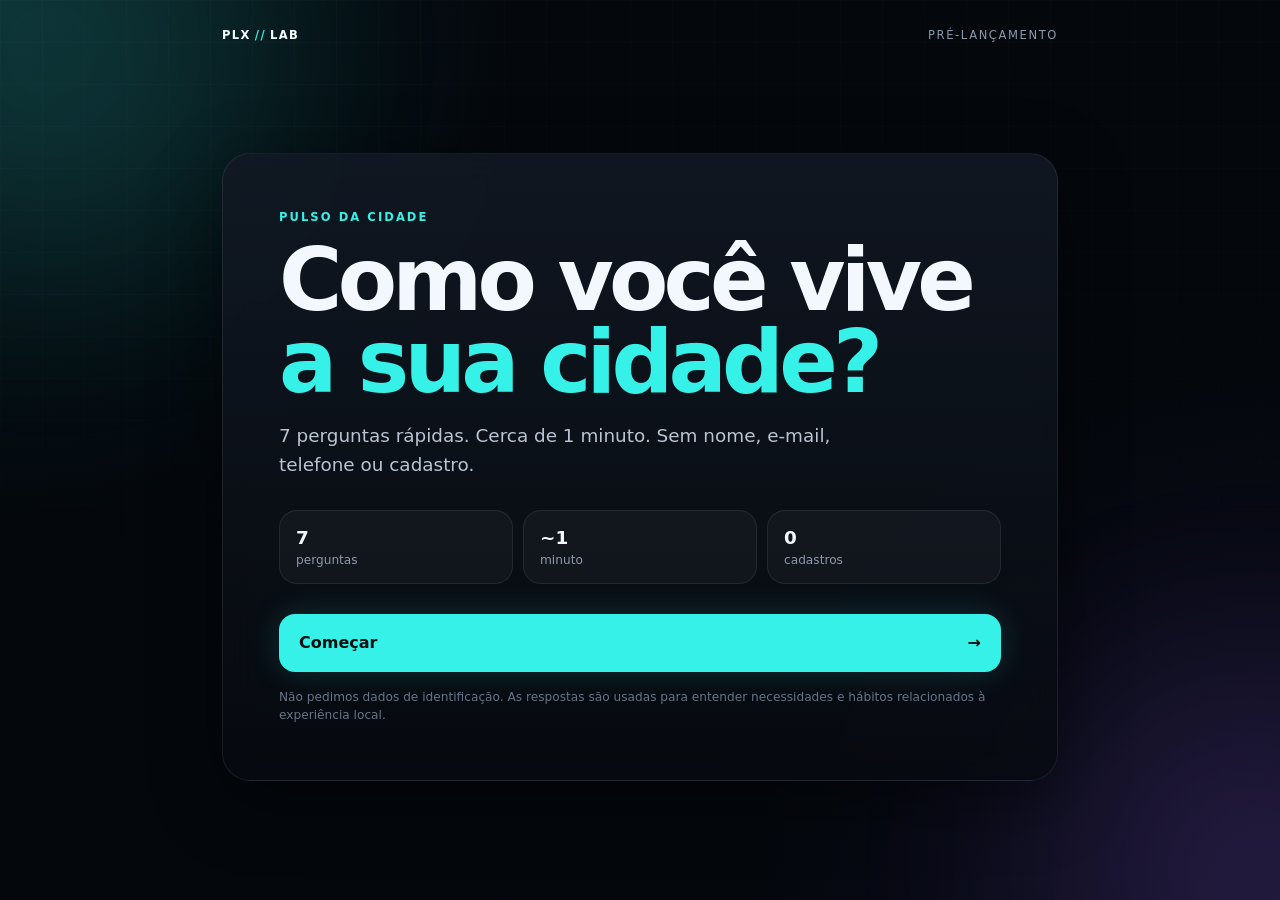
<file: index.html>
<!DOCTYPE html>
<html lang="pt-BR">
<head>
  <meta charset="UTF-8" />
  <meta name="viewport" content="width=device-width, initial-scale=1.0, viewport-fit=cover" />
  <meta http-equiv="Cache-Control" content="no-cache, no-store, must-revalidate" />
  <meta http-equiv="Pragma" content="no-cache" />
  <meta http-equiv="Expires" content="0" />
  <meta name="mobile-web-app-capable" content="yes" />
  <meta name="apple-mobile-web-app-capable" content="yes" />
  <meta name="theme-color" content="#05070b" />
  <meta name="description" content="Pesquisa rápida da Plexo sobre experiências, serviços, eventos e comércio local." />
  <meta property="og:title" content="Pulso da Cidade — Pesquisa Plexo" />
  <meta property="og:description" content="7 perguntas rápidas para entender o que faz diferença na experiência local." />
  <meta property="og:type" content="website" />
  <meta property="og:locale" content="pt_BR" />
  <meta name="twitter:card" content="summary" />
  <meta name="robots" content="noindex,nofollow,noarchive" />
  <meta name="referrer" content="no-referrer" />
  <meta http-equiv="Content-Security-Policy" content="default-src 'self'; script-src 'self'; style-src 'self'; img-src 'self' data:; connect-src 'self' https://yncspxfsvlqdnodlsosb.supabase.co; object-src 'none'; base-uri 'none'; form-action 'none'; upgrade-insecure-requests" />
  <title>Pulso da Cidade — Pesquisa Plexo</title>
  <link rel="stylesheet" href="styles.css?v=20260819-2" />
  <script src="config.js?v=20260817-1" defer></script>
  <script src="app.js?v=20260817-1" defer></script>
</head>
<body>
  <div class="ambient ambient-a" aria-hidden="true"></div>
  <div class="ambient ambient-b" aria-hidden="true"></div>

  <main class="app-shell">
    <header class="topbar">
      <div class="brand" aria-label="Plexo Lab">PLX<span>//</span>LAB</div>
      <div class="step-indicator" id="stepIndicator" aria-live="polite">PRÉ-LANÇAMENTO</div>
    </header>

    <section class="card intro-screen active" id="intro" aria-labelledby="introTitle">
      <div class="eyebrow">PULSO DA CIDADE</div>
      <h1 id="introTitle">Como você vive<br><span>a sua cidade?</span></h1>
      <p class="lead">7 perguntas rápidas. Cerca de 1 minuto. Sem nome, e-mail, telefone ou cadastro.</p>

      <div class="stats" aria-label="Resumo da pesquisa">
        <div><strong>7</strong><span>perguntas</span></div>
        <div><strong>~1</strong><span>minuto</span></div>
        <div><strong>0</strong><span>cadastros</span></div>
      </div>

      <button class="primary-btn" id="startBtn" type="button">
        <span>Começar</span>
        <span aria-hidden="true">→</span>
      </button>

      <p class="privacy-note">Não pedimos dados de identificação. As respostas são usadas para entender necessidades e hábitos relacionados à experiência local.</p>
      <p class="setup-warning hidden-display" id="setupWarning" role="alert">Esta pesquisa ainda está em configuração. Tente novamente mais tarde.</p>
    </section>

    <section class="survey-screen" id="survey" aria-labelledby="questionTitle">
      <div class="progress-wrap">
        <div class="progress-meta">
          <span id="progressText">01 / 07</span>
          <span id="progressPercent">14%</span>
        </div>
        <div class="progress-track" role="progressbar" aria-label="Progresso da pesquisa" aria-valuemin="0" aria-valuemax="100" aria-valuenow="14" id="progressTrack">
          <div class="progress-bar" id="progressBar"></div>
        </div>
      </div>

      <div id="questionHost" aria-live="polite"></div>

      <div class="submit-error hidden-display" id="submitError" role="alert">
        <p id="submitErrorText">Não foi possível registrar sua resposta.</p>
        <button class="retry-btn" id="retryBtn" type="button">Tentar novamente</button>
      </div>

      <div class="nav-row">
        <button class="ghost-btn" id="backBtn" type="button">← Voltar</button>
        <button class="ghost-btn hidden" id="skipBtn" type="button">Pular</button>
      </div>
    </section>

    <section class="card final-screen" id="final" aria-labelledby="finalTitle">
      <div class="pulse-mark" aria-hidden="true">
        <span></span><span></span><span></span>
      </div>
      <div class="eyebrow">RESPOSTA REGISTRADA</div>
      <h2 id="finalTitle">Obrigado por deixar<br><span>seu pulso na cidade.</span></h2>
      <p>Sua resposta foi registrada e vai ajudar a Plexo a entender melhor o que faz diferença na experiência local.</p>
      <div class="final-code">PLX // 2026</div>

      <div class="social-kicker">Continue no pulso da Plexo</div>
      <div class="final-actions" aria-label="Ações após responder a pesquisa">
        <a class="social-btn instagram-btn" href="https://www.instagram.com/plexoplace?utm_source=qr&amp;igsh=NzFtZTVteW92bGQw" target="_blank" rel="noopener noreferrer" aria-label="Abrir Instagram da Plexo" title="Instagram @plexoplace">
          <span class="social-icon" aria-hidden="true">
            <svg viewBox="0 0 24 24" role="img">
              <rect x="3.2" y="3.2" width="17.6" height="17.6" rx="5.2"></rect>
              <circle cx="12" cy="12" r="4.1"></circle>
              <circle class="icon-fill" cx="17.55" cy="6.65" r="1.05"></circle>
            </svg>
          </span>
          <span class="social-name">Instagram</span>
        </a>

        <button class="secondary-btn" id="restartBtn" type="button">
          <span>Responder novamente</span>
          <span class="restart-arrow" aria-hidden="true">↻</span>
        </button>

        <a class="social-btn tiktok-btn" href="https://www.tiktok.com/@plexoplace?_r=1&amp;_t=ZS-98yokBtB1WB" target="_blank" rel="noopener noreferrer" aria-label="Abrir TikTok da Plexo" title="TikTok @plexoplace">
          <span class="social-icon" aria-hidden="true">
            <svg viewBox="0 0 24 24" role="img">
              <path d="M14.4 3.3c.42 2.23 1.7 3.55 3.8 3.96v3.08a8.35 8.35 0 0 1-3.77-1.1v5.93a5.47 5.47 0 1 1-4.72-5.41v3.11a2.43 2.43 0 1 0 1.64 2.3V3.3h3.05Z"></path>
            </svg>
          </span>
          <span class="social-name">TikTok</span>
        </a>
      </div>
      <p class="social-handle">@plexoplace</p>
    </section>
  </main>

  <template id="questionTemplate">
    <article class="question-card">
      <div class="question-tag"></div>
      <h2 class="question-title" id="questionTitle"></h2>
      <p class="question-help"></p>
      <div class="answers"></div>
    </article>
  </template>
</body>
</html>
</file>
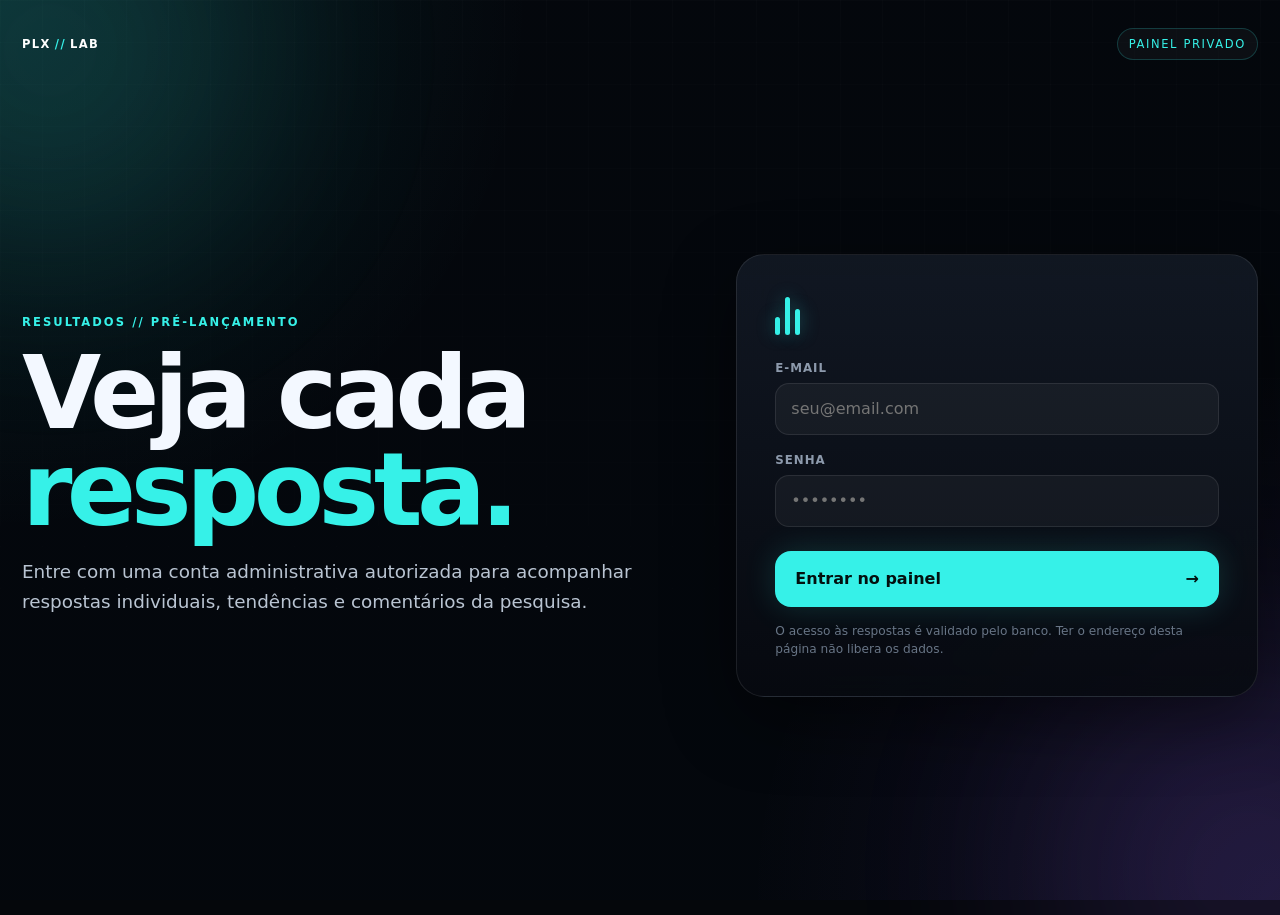
<file: admin.html>
<!DOCTYPE html>
<html lang="pt-BR">
<head>
  <meta charset="UTF-8" />
  <meta name="viewport" content="width=device-width, initial-scale=1.0, viewport-fit=cover" />
  <meta http-equiv="Cache-Control" content="no-cache, no-store, must-revalidate" />
  <meta http-equiv="Pragma" content="no-cache" />
  <meta http-equiv="Expires" content="0" />
  <meta name="theme-color" content="#05070b" />
  <meta name="description" content="Painel administrativo privado da pesquisa pré-lançamento Plexo." />
  <meta name="robots" content="noindex,nofollow,noarchive,nosnippet" />
  <meta name="referrer" content="no-referrer" />
  <meta http-equiv="Content-Security-Policy" content="default-src 'self'; script-src 'self'; style-src 'self'; img-src 'self' data:; connect-src 'self' https://yncspxfsvlqdnodlsosb.supabase.co; object-src 'none'; base-uri 'none'; form-action 'none'; frame-ancestors 'none'; upgrade-insecure-requests" />
  <title>Plexo — Respostas da Pesquisa</title>
  <link rel="stylesheet" href="admin.css?v=20260817-3" />
  <link rel="stylesheet" href="admin-polish.css?v=20260817-4" />
  <script src="config.js?v=20260817-3" defer></script>
  <script src="admin.js?v=20260817-3" defer></script>
  <script src="admin-polish.js?v=20260817-4" defer></script>
</head>
<body>
  <div class="ambient ambient-a" aria-hidden="true"></div>
  <div class="ambient ambient-b" aria-hidden="true"></div>

  <main class="admin-shell">
    <header class="admin-topbar">
      <a class="brand" href="index.html" aria-label="Voltar para a pesquisa Plexo">PLX<span>//</span>LAB</a>
      <div class="topbar-right">
        <span class="secure-pill">PAINEL PRIVADO</span>
        <span class="session-user hidden-display" id="sessionUser"></span>
      </div>
    </header>

    <section class="login-panel" id="loginView" aria-labelledby="loginTitle">
      <div class="login-copy">
        <div class="eyebrow">RESULTADOS // PRÉ-LANÇAMENTO</div>
        <h1 id="loginTitle">Veja cada<br><span>resposta.</span></h1>
        <p>Entre com uma conta administrativa autorizada para acompanhar respostas individuais, tendências e comentários da pesquisa.</p>
      </div>

      <form class="login-card" id="loginForm" novalidate>
        <div class="login-mark" aria-hidden="true"><span></span><span></span><span></span></div>
        <label for="emailInput">E-mail</label>
        <input id="emailInput" type="email" inputmode="email" autocomplete="username" required maxlength="160" placeholder="seu@email.com" />

        <label for="passwordInput">Senha</label>
        <input id="passwordInput" type="password" autocomplete="current-password" required minlength="6" maxlength="128" placeholder="••••••••" />

        <button class="primary-btn" id="loginBtn" type="submit">
          <span>Entrar no painel</span>
          <span aria-hidden="true">→</span>
        </button>

        <p class="auth-message hidden-display" id="authMessage" role="alert"></p>
        <p class="privacy-note">O acesso às respostas é validado pelo banco. Ter o endereço desta página não libera os dados.</p>
      </form>
    </section>

    <section class="dashboard hidden-display" id="dashboardView" aria-labelledby="dashboardTitle">
      <div class="dashboard-heading">
        <div>
          <div class="eyebrow">PULSO // RESPOSTAS</div>
          <h1 id="dashboardTitle">Painel da pesquisa</h1>
          <p id="dashboardSubtitle">Carregando respostas…</p>
        </div>
        <div class="dashboard-actions">
          <button class="soft-btn" id="refreshBtn" type="button">↻ Atualizar</button>
          <button class="soft-btn" id="exportBtn" type="button">↓ Exportar CSV</button>
          <button class="soft-btn danger" id="logoutBtn" type="button">Sair</button>
        </div>
      </div>

      <section class="toolbar" aria-label="Filtros das respostas">
        <label>
          <span>Período</span>
          <select id="periodFilter">
            <option value="all">Todo o período</option>
            <option value="30">Últimos 30 dias</option>
            <option value="7">Últimos 7 dias</option>
            <option value="1">Hoje</option>
          </select>
        </label>
        <label>
          <span>Interesse</span>
          <select id="interestFilter">
            <option value="all">Todos</option>
            <option value="positive">Interesse positivo</option>
            <option value="maybe">Talvez</option>
            <option value="negative">Provavelmente não</option>
          </select>
        </label>
        <label>
          <span>Ordenar</span>
          <select id="sortFilter">
            <option value="newest">Mais recentes</option>
            <option value="oldest">Mais antigas</option>
          </select>
        </label>
        <label class="search-field">
          <span>Buscar nas respostas</span>
          <input id="responseSearch" type="search" maxlength="100" placeholder="Ex.: eventos, Instagram, comentário…" autocomplete="off" />
        </label>
      </section>

      <div class="panel-message hidden-display" id="panelMessage" role="status" aria-live="polite"></div>

      <section class="kpi-grid" aria-label="Resumo da pesquisa">
        <article class="kpi-card">
          <span>Respostas</span>
          <strong id="totalResponses">—</strong>
          <small id="responsePeriodLabel">no período</small>
        </article>
        <article class="kpi-card">
          <span>Interesse positivo</span>
          <strong id="positiveInterest">—</strong>
          <small>com certeza + quer conhecer</small>
        </article>
        <article class="kpi-card">
          <span>Maior prioridade</span>
          <strong class="kpi-text" id="topPriority">—</strong>
          <small id="topPriorityShare">—</small>
        </article>
        <article class="kpi-card">
          <span>Tempo médio</span>
          <strong id="averageDuration">—</strong>
          <small>para concluir</small>
        </article>
      </section>

      <section class="section-block response-section" aria-labelledby="responsesTitle">
        <div class="section-heading response-heading">
          <div>
            <div class="eyebrow">RESPOSTAS INDIVIDUAIS</div>
            <h2 id="responsesTitle">Veja o que cada pessoa respondeu</h2>
            <p class="section-description">Abra qualquer resposta para visualizar as 7 perguntas completas, uma por uma.</p>
          </div>
          <span class="section-count" id="responseCount">0 respostas</span>
        </div>
        <div class="response-cards" id="responseCards"></div>
        <div class="load-more-wrap hidden-display" id="loadMoreWrap">
          <button class="soft-btn load-more-btn" id="loadMoreBtn" type="button">Mostrar mais respostas</button>
        </div>
      </section>

      <section class="section-block" aria-labelledby="breakdownTitle">
        <div class="section-heading">
          <div>
            <div class="eyebrow">VISÃO GERAL</div>
            <h2 id="breakdownTitle">Como as pessoas responderam</h2>
          </div>
        </div>
        <div class="breakdown-grid" id="breakdownGrid"></div>
      </section>

      <section class="section-block" aria-labelledby="feedbackTitle">
        <div class="section-heading">
          <div>
            <div class="eyebrow">COMENTÁRIOS</div>
            <h2 id="feedbackTitle">O que está fazendo falta</h2>
          </div>
          <span class="section-count" id="feedbackCount">0 comentários</span>
        </div>
        <div class="feedback-list" id="feedbackList"></div>
      </section>
    </section>
  </main>

  <div class="detail-overlay hidden-display" id="detailOverlay" aria-hidden="true">
    <div class="detail-backdrop" data-close-detail="true"></div>
    <section class="detail-panel" role="dialog" aria-modal="true" aria-labelledby="detailTitle">
      <header class="detail-header">
        <div>
          <div class="eyebrow">RESPOSTA COMPLETA</div>
          <h2 id="detailTitle">Resposta</h2>
          <p id="detailMeta">—</p>
        </div>
        <button class="icon-btn" id="detailCloseBtn" type="button" aria-label="Fechar resposta">×</button>
      </header>
      <div class="detail-body" id="detailAnswers"></div>
      <footer class="detail-footer">
        <button class="soft-btn" id="detailPrevBtn" type="button">← Anterior</button>
        <span id="detailPosition">—</span>
        <button class="soft-btn" id="detailNextBtn" type="button">Próxima →</button>
      </footer>
    </section>
  </div>
</body>
</html>
</file>
<file: styles.css>
* {
  box-sizing: border-box;
}

:root {
  color-scheme: dark;
  --bg: #05070b;
  --panel: rgba(10, 14, 22, 0.76);
  --panel-2: rgba(14, 20, 30, 0.86);
  --text: #f3f8ff;
  --muted: #8d9aac;
  --cyan: #36f1e8;
  --violet: #9a65ff;
  --border: rgba(255,255,255,0.08);
  --shadow: 0 20px 70px rgba(0,0,0,.45);
}

html, body {
  margin: 0;
  min-height: 100%;
  background: var(--bg);
  color: var(--text);
  font-family: system-ui, -apple-system, BlinkMacSystemFont, "Segoe UI", sans-serif;
}

body {
  min-height: 100vh;
  overflow-x: hidden;
  background-color: var(--bg);
  background-image:
    radial-gradient(circle at top left, rgba(54,241,232,.1), transparent 34%),
    radial-gradient(circle at bottom right, rgba(154,101,255,.1), transparent 34%),
    linear-gradient(rgba(3,7,13,.5), rgba(3,7,13,.68)),
    url("assets/fundo-plexo.webp");
  background-position: top left, bottom right, center, center;
  background-size: 100% 100%, 100% 100%, cover, cover;
  background-repeat: no-repeat;
  background-attachment: fixed;
}

body::before {
  content: "";
  position: fixed;
  inset: 0;
  pointer-events: none;
  background-image:
    linear-gradient(rgba(255,255,255,.018) 1px, transparent 1px),
    linear-gradient(90deg, rgba(255,255,255,.018) 1px, transparent 1px);
  background-size: 42px 42px;
  mask-image: linear-gradient(to bottom, rgba(0,0,0,.75), transparent);
}

.ambient {
  position: fixed;
  width: 420px;
  height: 420px;
  border-radius: 999px;
  filter: blur(110px);
  opacity: .13;
  pointer-events: none;
}

.ambient-a {
  background: var(--cyan);
  top: -160px;
  left: -160px;
}

.ambient-b {
  background: var(--violet);
  right: -180px;
  bottom: -180px;
}

.app-shell {
  width: min(100%, 880px);
  min-height: 100vh;
  margin: 0 auto;
  padding: 28px 22px 36px;
  display: flex;
  flex-direction: column;
}

.topbar {
  display: flex;
  align-items: center;
  justify-content: space-between;
  margin-bottom: 28px;
  font-size: .72rem;
  letter-spacing: .14em;
  color: var(--muted);
}

.brand {
  color: #fff;
  font-weight: 800;
  letter-spacing: .12em;
}

.brand span {
  color: var(--cyan);
  margin: 0 4px;
}

.card,
.survey-screen {
  width: 100%;
  margin: auto 0;
}

.intro-screen,
.final-screen {
  display: none;
  padding: clamp(26px, 5vw, 56px);
  background: linear-gradient(180deg, rgba(18,25,36,.88), rgba(7,10,16,.82));
  border: 1px solid var(--border);
  border-radius: 28px;
  box-shadow: var(--shadow);
  backdrop-filter: blur(18px);
}

.intro-screen.active,
.final-screen.active {
  display: block;
  animation: enter .55s cubic-bezier(.2,.8,.2,1);
}

.survey-screen {
  display: none;
}

.survey-screen.active {
  display: block;
  animation: enter .45s ease;
}

.eyebrow,
.question-tag {
  color: var(--cyan);
  font-size: .72rem;
  font-weight: 800;
  letter-spacing: .18em;
  text-transform: uppercase;
}

h1, h2, p {
  margin-top: 0;
}

h1 {
  margin: 15px 0 18px;
  font-size: clamp(2.35rem, 8vw, 5.4rem);
  line-height: .95;
  letter-spacing: -.055em;
}

h1 span, .final-screen h2 span {
  color: var(--cyan);
}

.lead {
  max-width: 620px;
  color: #b9c4d2;
  line-height: 1.6;
  font-size: clamp(1rem, 2vw, 1.15rem);
}

.stats {
  display: grid;
  grid-template-columns: repeat(3, 1fr);
  gap: 10px;
  margin: 30px 0;
}

.stats div {
  background: rgba(255,255,255,.035);
  border: 1px solid var(--border);
  border-radius: 18px;
  padding: 16px;
}

.stats strong,
.stats span {
  display: block;
}

.stats strong {
  font-size: 1.15rem;
}

.stats span {
  color: var(--muted);
  font-size: .76rem;
  margin-top: 5px;
}

.primary-btn,
.secondary-btn,
.ghost-btn,
.answer-btn {
  font: inherit;
  border: 0;
  cursor: pointer;
  transition: .2s ease;
}

.primary-btn {
  width: 100%;
  min-height: 58px;
  border-radius: 16px;
  background: var(--cyan);
  color: #03100f;
  font-weight: 800;
  display: flex;
  justify-content: space-between;
  align-items: center;
  padding: 0 20px;
  box-shadow: 0 0 32px rgba(54,241,232,.16);
}

.primary-btn:hover {
  transform: translateY(-2px);
  box-shadow: 0 0 44px rgba(54,241,232,.24);
}

.privacy-note {
  margin: 16px 0 0;
  color: #687586;
  font-size: .76rem;
  line-height: 1.5;
}

.progress-wrap {
  margin-bottom: 34px;
}

.progress-meta {
  display: flex;
  justify-content: space-between;
  margin-bottom: 10px;
  font-size: .72rem;
  color: var(--muted);
  letter-spacing: .1em;
}

.progress-track {
  height: 4px;
  border-radius: 999px;
  background: rgba(255,255,255,.07);
  overflow: hidden;
}

.progress-bar {
  width: 14%;
  height: 100%;
  background: linear-gradient(90deg, var(--cyan), var(--violet));
  border-radius: inherit;
  transition: width .35s ease;
}

.question-card {
  min-height: 520px;
  padding: clamp(26px, 5vw, 50px);
  border-radius: 28px;
  border: 1px solid var(--border);
  background: linear-gradient(180deg, rgba(16,23,33,.88), rgba(8,11,17,.83));
  box-shadow: var(--shadow);
  backdrop-filter: blur(18px);
  animation: questionIn .38s cubic-bezier(.2,.8,.2,1);
}

.question-title {
  margin: 16px 0 9px;
  max-width: 720px;
  font-size: clamp(1.7rem, 4vw, 3.2rem);
  line-height: 1.05;
  letter-spacing: -.045em;
}

.question-help {
  color: var(--muted);
  line-height: 1.55;
  min-height: 24px;
}

.answers {
  display: grid;
  grid-template-columns: 1fr 1fr;
  gap: 12px;
  margin-top: 26px;
}

.answer-btn {
  min-height: 88px;
  text-align: left;
  padding: 17px 18px;
  border-radius: 18px;
  border: 1px solid var(--border);
  background: rgba(255,255,255,.035);
  color: var(--text);
  display: flex;
  align-items: center;
  gap: 14px;
}

.answer-btn:hover,
.answer-btn.selected {
  border-color: rgba(54,241,232,.5);
  background: rgba(54,241,232,.08);
  transform: translateY(-2px);
}

.answer-icon {
  width: 38px;
  height: 38px;
  display: grid;
  place-items: center;
  flex: 0 0 auto;
  font-size: 1.35rem;
  border-radius: 12px;
  background: rgba(255,255,255,.05);
}

.answer-label {
  font-weight: 700;
  line-height: 1.25;
}

.text-answer {
  grid-column: 1 / -1;
}

.text-answer textarea {
  width: 100%;
  min-height: 160px;
  resize: vertical;
  color: var(--text);
  background: rgba(255,255,255,.035);
  border: 1px solid var(--border);
  border-radius: 18px;
  padding: 18px;
  font: inherit;
  outline: none;
}

.text-answer textarea:focus {
  border-color: rgba(54,241,232,.55);
  box-shadow: 0 0 0 4px rgba(54,241,232,.06);
}

.text-action {
  margin-top: 12px;
  display: flex;
  justify-content: flex-end;
}

.small-next {
  padding: 12px 16px;
  border-radius: 12px;
  background: var(--cyan);
  color: #03100f;
  font-weight: 800;
}

.nav-row {
  margin-top: 15px;
  display: flex;
  justify-content: space-between;
}

.ghost-btn {
  color: var(--muted);
  background: transparent;
  padding: 10px 2px;
}

.ghost-btn:hover {
  color: #fff;
}

.hidden {
  visibility: hidden;
}

.final-screen {
  text-align: center;
  max-width: 720px;
  align-self: center;
}

.final-screen h2 {
  margin: 15px 0 18px;
  font-size: clamp(2rem, 6vw, 4.5rem);
  line-height: .98;
  letter-spacing: -.05em;
}

.final-screen p {
  color: var(--muted);
  line-height: 1.6;
}

.final-code {
  margin: 30px auto 22px;
  display: inline-block;
  padding: 12px 16px;
  border: 1px solid rgba(54,241,232,.2);
  color: var(--cyan);
  border-radius: 999px;
  letter-spacing: .16em;
  font-size: .78rem;
}

.social-kicker {
  margin: 0 0 12px;
  color: rgba(243,248,255,.64);
  font-size: .69rem;
  font-weight: 800;
  letter-spacing: .15em;
  text-transform: uppercase;
}

.final-actions {
  width: min(100%, 520px);
  margin: 0 auto;
  display: grid;
  grid-template-columns: 88px minmax(210px, 1fr) 88px;
  align-items: stretch;
  gap: 12px;
}

.secondary-btn {
  min-height: 66px;
  margin: 0;
  color: #f9fcff;
  background:
    linear-gradient(180deg, rgba(255,255,255,.08), rgba(255,255,255,.045));
  border: 1px solid rgba(255,255,255,.11);
  padding: 14px 18px;
  border-radius: 18px;
  font-weight: 800;
  display: flex;
  align-items: center;
  justify-content: center;
  gap: 10px;
  box-shadow: inset 0 1px 0 rgba(255,255,255,.035);
}

.secondary-btn:hover {
  transform: translateY(-2px);
  border-color: rgba(54,241,232,.34);
  background: linear-gradient(180deg, rgba(54,241,232,.11), rgba(255,255,255,.055));
  box-shadow: 0 12px 30px rgba(0,0,0,.22), 0 0 24px rgba(54,241,232,.08);
}

.restart-arrow {
  color: var(--cyan);
  font-size: 1.1rem;
  transition: transform .25s ease;
}

.secondary-btn:hover .restart-arrow {
  transform: rotate(-55deg);
}

.social-btn {
  min-width: 0;
  min-height: 66px;
  position: relative;
  overflow: hidden;
  border-radius: 18px;
  border: 1px solid rgba(255,255,255,.1);
  background: rgba(255,255,255,.045);
  color: #fff;
  text-decoration: none;
  display: flex;
  flex-direction: column;
  align-items: center;
  justify-content: center;
  gap: 4px;
  isolation: isolate;
  transition: transform .22s ease, border-color .22s ease, box-shadow .22s ease, background .22s ease;
}

.social-btn::before {
  content: "";
  position: absolute;
  inset: 0;
  opacity: 0;
  z-index: -1;
  transition: opacity .22s ease;
}

.social-btn:hover {
  transform: translateY(-3px) scale(1.02);
}

.social-btn:hover::before {
  opacity: 1;
}

.social-icon {
  width: 28px;
  height: 28px;
  display: grid;
  place-items: center;
}

.social-icon svg {
  width: 100%;
  height: 100%;
  overflow: visible;
  fill: none;
  stroke: currentColor;
  stroke-width: 1.75;
  stroke-linecap: round;
  stroke-linejoin: round;
}

.social-icon .icon-fill {
  fill: currentColor;
  stroke: none;
}

.social-name {
  color: rgba(255,255,255,.8);
  font-size: .62rem;
  font-weight: 750;
  letter-spacing: .02em;
}

.instagram-btn::before {
  background: radial-gradient(circle at 30% 110%, #ffd600 0 18%, #ff7a00 31%, #ff0169 58%, #d300c5 77%, #7638fa 100%);
}

.instagram-btn:hover {
  border-color: rgba(255,255,255,.28);
  box-shadow: 0 13px 32px rgba(211,0,197,.16), 0 0 26px rgba(255,1,105,.12);
}

.instagram-btn:hover .social-name {
  color: #fff;
}

.tiktok-btn .social-icon svg {
  fill: currentColor;
  stroke: none;
}

.tiktok-btn::before {
  background: linear-gradient(145deg, rgba(37,244,238,.18), rgba(0,0,0,.08) 45%, rgba(254,44,85,.18));
}

.tiktok-btn:hover {
  border-color: rgba(255,255,255,.25);
  box-shadow: -5px 8px 24px rgba(37,244,238,.12), 6px 8px 24px rgba(254,44,85,.12);
}

.tiktok-btn:hover .social-icon {
  filter: drop-shadow(-2px 0 0 rgba(37,244,238,.72)) drop-shadow(2px 0 0 rgba(254,44,85,.64));
}

.social-handle {
  margin: 12px 0 0 !important;
  color: rgba(141,154,172,.72) !important;
  font-size: .69rem;
  letter-spacing: .08em;
}

.pulse-mark {
  height: 46px;
  display: flex;
  align-items: end;
  justify-content: center;
  gap: 5px;
  margin-bottom: 22px;
}

.pulse-mark span {
  width: 5px;
  border-radius: 99px;
  background: var(--cyan);
  box-shadow: 0 0 18px rgba(54,241,232,.35);
  animation: pulseBars 1.1s ease-in-out infinite alternate;
}

.pulse-mark span:nth-child(1){ height: 18px; }
.pulse-mark span:nth-child(2){ height: 40px; animation-delay: .15s; }
.pulse-mark span:nth-child(3){ height: 26px; animation-delay: .3s; }

@keyframes pulseBars {
  to { transform: scaleY(.55); opacity: .55; }
}

@keyframes enter {
  from { opacity: 0; transform: translateY(15px) scale(.99); }
  to { opacity: 1; transform: none; }
}

@keyframes questionIn {
  from { opacity: 0; transform: translateX(18px); }
  to { opacity: 1; transform: none; }
}

@media (max-width: 680px) {
  body {
    background-attachment: scroll;
    background-position: top left, bottom right, center, 45% center;
  }

  .app-shell {
    padding: 18px 14px 24px;
  }

  .topbar {
    margin-bottom: 18px;
  }

  .intro-screen,
  .question-card,
  .final-screen {
    border-radius: 22px;
  }

  .stats {
    gap: 7px;
  }

  .stats div {
    padding: 12px 10px;
  }

  .answers {
    grid-template-columns: 1fr;
  }

  .answer-btn {
    min-height: 72px;
  }

  .question-card {
    min-height: 0;
  }

  .text-answer {
    grid-column: auto;
  }

  .final-actions {
    width: 100%;
    grid-template-columns: 66px minmax(0, 1fr) 66px;
    gap: 8px;
  }

  .social-btn,
  .secondary-btn {
    min-height: 62px;
    border-radius: 16px;
  }

  .secondary-btn {
    padding: 12px 10px;
    font-size: .88rem;
  }

  .social-icon {
    width: 25px;
    height: 25px;
  }

  .social-name {
    font-size: .55rem;
  }
}

button:focus-visible,
textarea:focus-visible,
a.social-btn:focus-visible {
  outline: 3px solid rgba(54, 241, 232, .45);
  outline-offset: 3px;
}

button:disabled {
  cursor: not-allowed;
  opacity: .58;
  transform: none !important;
}

.hidden-display {
  display: none !important;
}

.setup-warning,
.submit-error {
  margin-top: 16px;
  border: 1px solid rgba(255, 187, 85, .24);
  border-radius: 14px;
  background: rgba(255, 187, 85, .07);
  color: #ffd79a;
  padding: 13px 14px;
  font-size: .86rem;
  line-height: 1.45;
}

.submit-error {
  display: flex;
  align-items: center;
  justify-content: space-between;
  gap: 14px;
}

.submit-error p {
  margin: 0;
}

.retry-btn {
  flex: 0 0 auto;
  border: 1px solid rgba(255,255,255,.12);
  border-radius: 11px;
  background: rgba(255,255,255,.08);
  color: #fff;
  padding: 10px 13px;
  font: inherit;
  font-weight: 700;
  cursor: pointer;
}

.text-meta {
  margin-top: 12px;
  display: flex;
  align-items: center;
  justify-content: space-between;
  gap: 12px;
}

.char-counter {
  color: var(--muted);
  font-size: .78rem;
}

@media (max-width: 480px) {
  .submit-error {
    align-items: stretch;
    flex-direction: column;
  }

  .retry-btn {
    width: 100%;
  }

  .final-screen {
    padding-left: 18px;
    padding-right: 18px;
  }

  .social-kicker {
    font-size: .62rem;
    letter-spacing: .12em;
  }
}

@media (prefers-reduced-motion: reduce) {
  *,
  *::before,
  *::after {
    scroll-behavior: auto !important;
    animation-duration: .01ms !important;
    animation-iteration-count: 1 !important;
    transition-duration: .01ms !important;
  }
}
</file>
<file: admin.css>
* {
  box-sizing: border-box;
}

:root {
  color-scheme: dark;
  --bg: #05070b;
  --panel: rgba(10, 14, 22, 0.88);
  --panel-2: rgba(15, 21, 31, 0.96);
  --text: #f3f8ff;
  --muted: #8d9aac;
  --cyan: #36f1e8;
  --violet: #9a65ff;
  --border: rgba(255,255,255,0.09);
  --border-strong: rgba(255,255,255,0.15);
  --shadow: 0 22px 70px rgba(0,0,0,.46);
  --danger: #ff7185;
  --success: #6df7a4;
}

html,
body {
  margin: 0;
  min-height: 100%;
  background: var(--bg);
  color: var(--text);
  font-family: system-ui, -apple-system, BlinkMacSystemFont, "Segoe UI", sans-serif;
}

html {
  scroll-behavior: smooth;
}

body {
  min-height: 100vh;
  overflow-x: hidden;
  background-color: var(--bg);
  background-image:
    radial-gradient(circle at top left, rgba(54,241,232,.11), transparent 34%),
    radial-gradient(circle at bottom right, rgba(154,101,255,.11), transparent 34%),
    linear-gradient(rgba(3,7,13,.56), rgba(3,7,13,.78)),
    url("assets/fundo-plexo.webp");
  background-position: top left, bottom right, center, center;
  background-size: 100% 100%, 100% 100%, cover, cover;
  background-repeat: no-repeat;
  background-attachment: fixed;
}

body::before {
  content: "";
  position: fixed;
  inset: 0;
  pointer-events: none;
  background-image:
    linear-gradient(rgba(255,255,255,.018) 1px, transparent 1px),
    linear-gradient(90deg, rgba(255,255,255,.018) 1px, transparent 1px);
  background-size: 42px 42px;
  mask-image: linear-gradient(to bottom, rgba(0,0,0,.72), transparent);
}

body.detail-open {
  overflow: hidden;
}

.ambient {
  position: fixed;
  width: 420px;
  height: 420px;
  border-radius: 999px;
  filter: blur(110px);
  opacity: .13;
  pointer-events: none;
}

.ambient-a {
  background: var(--cyan);
  top: -160px;
  left: -160px;
}

.ambient-b {
  background: var(--violet);
  right: -180px;
  bottom: -180px;
}

.admin-shell {
  width: min(100%, 1280px);
  min-height: 100vh;
  margin: 0 auto;
  padding: 28px 22px 52px;
  position: relative;
  z-index: 1;
}

.admin-topbar {
  display: flex;
  align-items: center;
  justify-content: space-between;
  gap: 18px;
  margin-bottom: 28px;
  font-size: .72rem;
  letter-spacing: .14em;
  color: var(--muted);
}

.brand {
  color: #fff;
  font-weight: 850;
  letter-spacing: .12em;
  text-decoration: none;
}

.brand span {
  color: var(--cyan);
  margin: 0 4px;
}

.topbar-right {
  display: flex;
  align-items: center;
  justify-content: flex-end;
  gap: 12px;
  min-width: 0;
}

.secure-pill,
.session-user {
  border: 1px solid var(--border);
  border-radius: 999px;
  background: rgba(255,255,255,.035);
  padding: 8px 11px;
  white-space: nowrap;
}

.secure-pill {
  color: var(--cyan);
  border-color: rgba(54,241,232,.2);
}

.session-user {
  max-width: 280px;
  overflow: hidden;
  text-overflow: ellipsis;
  letter-spacing: 0;
}

.login-panel {
  min-height: calc(100vh - 125px);
  display: grid;
  grid-template-columns: minmax(0, 1.1fr) minmax(320px, .9fr);
  align-items: center;
  gap: clamp(28px, 6vw, 84px);
}

.login-copy h1,
.dashboard-heading h1 {
  margin: 15px 0 18px;
  line-height: .95;
  letter-spacing: -.055em;
}

.login-copy h1 {
  font-size: clamp(3rem, 8vw, 6.5rem);
}

.login-copy h1 span {
  color: var(--cyan);
}

.login-copy p {
  max-width: 640px;
  color: #b9c4d2;
  line-height: 1.65;
  font-size: clamp(1rem, 2vw, 1.15rem);
}

.eyebrow {
  color: var(--cyan);
  font-size: .72rem;
  font-weight: 850;
  letter-spacing: .18em;
  text-transform: uppercase;
}

.login-card,
.kpi-card,
.section-block,
.toolbar {
  background: linear-gradient(180deg, rgba(18,25,36,.92), rgba(7,10,16,.88));
  border: 1px solid var(--border);
  box-shadow: var(--shadow);
  backdrop-filter: blur(18px);
}

.login-card {
  border-radius: 28px;
  padding: clamp(24px, 4vw, 38px);
}

.login-mark {
  height: 42px;
  display: flex;
  align-items: end;
  gap: 5px;
  margin-bottom: 26px;
}

.login-mark span {
  width: 5px;
  border-radius: 999px;
  background: var(--cyan);
  box-shadow: 0 0 18px rgba(54,241,232,.35);
}

.login-mark span:nth-child(1) { height: 18px; }
.login-mark span:nth-child(2) { height: 38px; }
.login-mark span:nth-child(3) { height: 26px; }

.login-card label,
.toolbar label span {
  display: block;
  margin-bottom: 8px;
  color: var(--muted);
  font-size: .74rem;
  font-weight: 750;
  letter-spacing: .08em;
  text-transform: uppercase;
}

input,
select,
button {
  font: inherit;
}

button {
  -webkit-tap-highlight-color: transparent;
}

.login-card input,
.toolbar input,
.toolbar select {
  width: 100%;
  border: 1px solid var(--border);
  border-radius: 14px;
  background: rgba(255,255,255,.045);
  color: var(--text);
  outline: none;
}

.login-card input {
  min-height: 52px;
  margin-bottom: 18px;
  padding: 0 15px;
}

.toolbar input,
.toolbar select {
  min-height: 46px;
  padding: 0 13px;
}

.toolbar select {
  cursor: pointer;
}

.login-card input:focus,
.toolbar input:focus,
.toolbar select:focus {
  border-color: rgba(54,241,232,.58);
  box-shadow: 0 0 0 4px rgba(54,241,232,.07);
}

.primary-btn,
.soft-btn,
.icon-btn,
.response-open-btn {
  border: 0;
  cursor: pointer;
  transition: transform .18s ease, border-color .18s ease, background .18s ease, opacity .18s ease;
}

.primary-btn {
  width: 100%;
  min-height: 56px;
  margin-top: 6px;
  border-radius: 16px;
  background: var(--cyan);
  color: #03100f;
  font-weight: 850;
  display: flex;
  justify-content: space-between;
  align-items: center;
  padding: 0 20px;
  box-shadow: 0 0 32px rgba(54,241,232,.16);
}

.primary-btn:hover,
.soft-btn:hover,
.response-open-btn:hover {
  transform: translateY(-2px);
}

.privacy-note {
  margin: 15px 0 0;
  color: #687586;
  font-size: .76rem;
  line-height: 1.5;
}

.auth-message,
.panel-message {
  border: 1px solid rgba(255,113,133,.24);
  background: rgba(255,113,133,.07);
  color: #ffbdc6;
  border-radius: 13px;
  padding: 12px 13px;
  line-height: 1.45;
}

.auth-message {
  margin: 15px 0 0;
  font-size: .83rem;
}

.panel-message {
  margin-bottom: 16px;
}

.dashboard {
  animation: enter .4s ease;
}

.dashboard-heading {
  display: flex;
  align-items: flex-end;
  justify-content: space-between;
  gap: 24px;
  margin: 18px 0 24px;
}

.dashboard-heading h1 {
  font-size: clamp(2.6rem, 7vw, 5rem);
}

.dashboard-heading p {
  margin: 0;
  color: var(--muted);
  line-height: 1.55;
}

.dashboard-actions {
  display: flex;
  gap: 9px;
  flex-wrap: wrap;
  justify-content: flex-end;
}

.soft-btn {
  min-height: 42px;
  padding: 0 14px;
  border: 1px solid var(--border);
  border-radius: 12px;
  background: rgba(255,255,255,.05);
  color: var(--text);
  font-weight: 750;
}

.soft-btn:hover {
  border-color: rgba(54,241,232,.26);
  background: rgba(54,241,232,.07);
}

.soft-btn.danger {
  color: #ffb2bd;
  border-color: rgba(255,113,133,.18);
}

.toolbar {
  display: grid;
  grid-template-columns: minmax(160px, .65fr) minmax(180px, .75fr) minmax(160px, .65fr) minmax(280px, 1.4fr);
  gap: 12px;
  border-radius: 20px;
  padding: 16px;
  margin-bottom: 16px;
}

.kpi-grid {
  display: grid;
  grid-template-columns: repeat(4, minmax(0, 1fr));
  gap: 12px;
  margin-bottom: 18px;
}

.kpi-card {
  min-height: 142px;
  border-radius: 20px;
  padding: 20px;
  display: flex;
  flex-direction: column;
  justify-content: space-between;
}

.kpi-card > span,
.kpi-card small {
  color: var(--muted);
}

.kpi-card > span {
  font-size: .8rem;
  font-weight: 750;
}

.kpi-card strong {
  margin: 10px 0 5px;
  font-size: clamp(1.9rem, 4vw, 2.8rem);
  letter-spacing: -.04em;
}

.kpi-card .kpi-text {
  font-size: clamp(1.1rem, 2vw, 1.45rem);
  line-height: 1.12;
}

.kpi-card small {
  font-size: .75rem;
  line-height: 1.35;
}

.section-block {
  border-radius: 24px;
  padding: clamp(18px, 3vw, 28px);
  margin-top: 18px;
}

.response-section {
  border-color: rgba(54,241,232,.14);
}

.section-heading {
  display: flex;
  align-items: flex-end;
  justify-content: space-between;
  gap: 18px;
  margin-bottom: 20px;
}

.section-heading h2 {
  margin: 8px 0 0;
  font-size: clamp(1.45rem, 3vw, 2.25rem);
  letter-spacing: -.035em;
}

.section-description {
  max-width: 720px;
  margin: 8px 0 0;
  color: var(--muted);
  line-height: 1.55;
  font-size: .9rem;
}

.section-count {
  color: var(--muted);
  font-size: .8rem;
  white-space: nowrap;
}

.response-cards {
  display: grid;
  grid-template-columns: repeat(2, minmax(0, 1fr));
  gap: 12px;
}

.response-card {
  min-width: 0;
  border: 1px solid var(--border);
  border-radius: 20px;
  background: linear-gradient(180deg, rgba(255,255,255,.038), rgba(255,255,255,.02));
  padding: 18px;
  transition: border-color .18s ease, transform .18s ease, background .18s ease;
}

.response-card:hover {
  border-color: rgba(54,241,232,.22);
  background: linear-gradient(180deg, rgba(54,241,232,.045), rgba(255,255,255,.02));
}

.response-card-top {
  display: flex;
  align-items: flex-start;
  justify-content: space-between;
  gap: 12px;
}

.response-number {
  margin: 0;
  font-size: 1rem;
  font-weight: 850;
  letter-spacing: -.015em;
}

.response-date {
  margin: 4px 0 0;
  color: var(--muted);
  font-size: .76rem;
}

.response-badge {
  flex: 0 0 auto;
  max-width: 170px;
  padding: 7px 10px;
  border-radius: 999px;
  border: 1px solid var(--border);
  color: #dbe7f4;
  background: rgba(255,255,255,.035);
  font-size: .72rem;
  line-height: 1.15;
  text-align: center;
}

.response-badge.positive {
  color: var(--success);
  border-color: rgba(109,247,164,.2);
  background: rgba(109,247,164,.06);
}

.response-summary {
  display: grid;
  grid-template-columns: repeat(2, minmax(0, 1fr));
  gap: 10px;
  margin: 17px 0;
}

.response-summary-item {
  min-width: 0;
  padding: 11px 12px;
  border: 1px solid rgba(255,255,255,.06);
  border-radius: 14px;
  background: rgba(0,0,0,.12);
}

.response-summary-item span {
  display: block;
  color: var(--muted);
  font-size: .68rem;
  font-weight: 750;
  letter-spacing: .05em;
  text-transform: uppercase;
}

.response-summary-item strong {
  display: block;
  margin-top: 5px;
  overflow-wrap: anywhere;
  font-size: .84rem;
  line-height: 1.3;
}

.response-comment-preview {
  margin: 0 0 14px;
  color: #c9d4e1;
  line-height: 1.5;
  font-size: .84rem;
  display: -webkit-box;
  -webkit-line-clamp: 2;
  -webkit-box-orient: vertical;
  overflow: hidden;
}

.response-open-btn {
  width: 100%;
  min-height: 45px;
  padding: 0 14px;
  border: 1px solid rgba(54,241,232,.22);
  border-radius: 13px;
  background: rgba(54,241,232,.08);
  color: var(--cyan);
  font-weight: 800;
}

.load-more-wrap {
  display: flex;
  justify-content: center;
  margin-top: 18px;
}

.load-more-btn {
  min-width: 220px;
}

.breakdown-grid {
  display: grid;
  grid-template-columns: repeat(2, minmax(0, 1fr));
  gap: 13px;
}

.breakdown-card {
  border: 1px solid var(--border);
  border-radius: 18px;
  background: rgba(255,255,255,.026);
  padding: 17px;
}

.breakdown-card h3 {
  margin: 0 0 14px;
  font-size: 1rem;
  line-height: 1.35;
}

.choice-row {
  display: grid;
  grid-template-columns: minmax(0, 1fr) auto;
  gap: 8px 12px;
  align-items: center;
  padding: 9px 0;
  border-top: 1px solid rgba(255,255,255,.05);
}

.choice-row:first-of-type {
  border-top: 0;
}

.choice-label {
  min-width: 0;
  font-size: .87rem;
  line-height: 1.35;
}

.choice-value {
  color: var(--muted);
  font-size: .78rem;
  white-space: nowrap;
}

.choice-row progress {
  width: 100%;
  height: 5px;
  grid-column: 1 / -1;
  appearance: none;
  border: 0;
  border-radius: 999px;
  overflow: hidden;
  background: rgba(255,255,255,.06);
}

.choice-row progress::-webkit-progress-bar {
  background: rgba(255,255,255,.06);
}

.choice-row progress::-webkit-progress-value {
  background: linear-gradient(90deg, var(--cyan), var(--violet));
  border-radius: 999px;
}

.choice-row progress::-moz-progress-bar {
  background: linear-gradient(90deg, var(--cyan), var(--violet));
  border-radius: 999px;
}

.feedback-list {
  display: grid;
  grid-template-columns: repeat(2, minmax(0, 1fr));
  gap: 11px;
}

.feedback-card {
  border: 1px solid var(--border);
  border-radius: 17px;
  background: rgba(255,255,255,.028);
  padding: 16px;
}

.feedback-card p {
  margin: 0;
  color: #dce6f2;
  line-height: 1.55;
  white-space: pre-wrap;
  overflow-wrap: anywhere;
}

.feedback-card footer {
  display: flex;
  justify-content: space-between;
  gap: 10px;
  margin-top: 14px;
  color: var(--muted);
  font-size: .72rem;
}

.feedback-card button {
  margin-top: 12px;
}

.empty-state {
  grid-column: 1 / -1;
  border: 1px dashed rgba(255,255,255,.11);
  border-radius: 16px;
  color: var(--muted);
  padding: 24px;
  text-align: center;
  line-height: 1.5;
}

.detail-overlay {
  position: fixed;
  inset: 0;
  z-index: 50;
  display: grid;
  place-items: stretch end;
}

.detail-backdrop {
  position: absolute;
  inset: 0;
  background: rgba(0,0,0,.68);
  backdrop-filter: blur(8px);
}

.detail-panel {
  position: relative;
  width: min(760px, 92vw);
  height: 100%;
  overflow: hidden;
  display: grid;
  grid-template-rows: auto minmax(0, 1fr) auto;
  background: linear-gradient(180deg, rgba(15,21,31,.995), rgba(5,8,13,.995));
  border-left: 1px solid var(--border-strong);
  box-shadow: -28px 0 80px rgba(0,0,0,.55);
  animation: slideIn .25s ease;
}

.detail-header {
  display: flex;
  align-items: flex-start;
  justify-content: space-between;
  gap: 16px;
  padding: 24px 24px 18px;
  border-bottom: 1px solid var(--border);
}

.detail-header h2 {
  margin: 7px 0 6px;
  font-size: clamp(1.8rem, 5vw, 2.8rem);
  letter-spacing: -.04em;
}

.detail-header p {
  margin: 0;
  color: var(--muted);
  line-height: 1.45;
  font-size: .83rem;
}

.icon-btn {
  width: 42px;
  height: 42px;
  flex: 0 0 auto;
  display: grid;
  place-items: center;
  border: 1px solid var(--border);
  border-radius: 13px;
  background: rgba(255,255,255,.045);
  color: var(--text);
  font-size: 1.55rem;
  line-height: 1;
}

.detail-body {
  min-height: 0;
  overflow-y: auto;
  padding: 18px 24px 28px;
}

.detail-answer {
  padding: 17px 0;
  border-bottom: 1px solid rgba(255,255,255,.065);
}

.detail-answer:last-child {
  border-bottom: 0;
}

.detail-question-number {
  color: var(--cyan);
  font-size: .68rem;
  font-weight: 850;
  letter-spacing: .12em;
}

.detail-question {
  margin: 6px 0 8px;
  color: #aab8c8;
  line-height: 1.4;
  font-size: .83rem;
}

.detail-value {
  margin: 0;
  color: #f5f9ff;
  line-height: 1.5;
  font-size: 1rem;
  font-weight: 700;
  white-space: pre-wrap;
  overflow-wrap: anywhere;
}

.detail-value.open-answer {
  padding: 13px 14px;
  border: 1px solid rgba(54,241,232,.12);
  border-radius: 14px;
  background: rgba(54,241,232,.045);
  font-weight: 550;
}

.detail-footer {
  display: grid;
  grid-template-columns: 1fr auto 1fr;
  align-items: center;
  gap: 12px;
  padding: 15px 24px max(15px, env(safe-area-inset-bottom));
  border-top: 1px solid var(--border);
  background: rgba(5,8,13,.94);
}

.detail-footer .soft-btn:last-child {
  justify-self: end;
}

.detail-footer span {
  color: var(--muted);
  font-size: .76rem;
  white-space: nowrap;
}

.hidden-display {
  display: none !important;
}

button:focus-visible,
input:focus-visible,
select:focus-visible,
a:focus-visible {
  outline: 3px solid rgba(54,241,232,.45);
  outline-offset: 3px;
}

button:disabled,
select:disabled,
input:disabled {
  cursor: not-allowed;
  opacity: .56;
  transform: none !important;
}

@keyframes enter {
  from { opacity: 0; transform: translateY(12px); }
  to { opacity: 1; transform: none; }
}

@keyframes slideIn {
  from { opacity: .7; transform: translateX(28px); }
  to { opacity: 1; transform: translateX(0); }
}

@media (max-width: 1080px) {
  .toolbar {
    grid-template-columns: repeat(2, minmax(0, 1fr));
  }

  .search-field {
    grid-column: 1 / -1;
  }

  .kpi-grid {
    grid-template-columns: repeat(2, minmax(0, 1fr));
  }
}

@media (max-width: 860px) {
  .login-panel {
    grid-template-columns: 1fr;
    align-content: center;
  }

  .login-copy h1 {
    font-size: clamp(2.9rem, 11vw, 5.5rem);
  }

  .response-cards,
  .breakdown-grid,
  .feedback-list {
    grid-template-columns: 1fr;
  }
}

@media (max-width: 720px) {
  body {
    background-attachment: scroll;
  }

  .admin-shell {
    padding: 18px 14px 32px;
  }

  .admin-topbar {
    align-items: flex-start;
  }

  .topbar-right {
    align-items: flex-end;
    flex-direction: column;
  }

  .session-user {
    max-width: 180px;
  }

  .dashboard-heading,
  .section-heading {
    align-items: flex-start;
    flex-direction: column;
  }

  .dashboard-heading {
    margin-top: 10px;
  }

  .dashboard-actions {
    width: 100%;
    justify-content: stretch;
  }

  .dashboard-actions .soft-btn {
    flex: 1 1 120px;
  }

  .toolbar {
    grid-template-columns: 1fr;
  }

  .search-field {
    grid-column: auto;
  }

  .login-card,
  .section-block {
    border-radius: 21px;
  }

  .response-summary {
    grid-template-columns: 1fr;
  }

  .response-badge {
    max-width: 135px;
  }

  .detail-panel {
    width: 100vw;
  }

  .detail-header,
  .detail-body,
  .detail-footer {
    padding-left: 16px;
    padding-right: 16px;
  }
}

@media (max-width: 500px) {
  .secure-pill {
    display: none;
  }

  .kpi-grid {
    grid-template-columns: 1fr 1fr;
  }

  .kpi-card {
    min-height: 124px;
    padding: 16px;
  }

  .kpi-card strong {
    font-size: clamp(1.55rem, 9vw, 2.2rem);
  }

  .kpi-card .kpi-text {
    font-size: .95rem;
  }

  .response-card {
    padding: 15px;
  }

  .detail-footer {
    grid-template-columns: 1fr 1fr;
  }

  .detail-footer span {
    grid-column: 1 / -1;
    grid-row: 1;
    text-align: center;
  }

  .detail-footer .soft-btn {
    width: 100%;
  }
}

@media (max-width: 360px) {
  .kpi-grid {
    grid-template-columns: 1fr;
  }
}

@media (prefers-reduced-motion: reduce) {
  *,
  *::before,
  *::after {
    scroll-behavior: auto !important;
    animation-duration: .01ms !important;
    animation-iteration-count: 1 !important;
    transition-duration: .01ms !important;
  }
}
</file>
<file: admin-polish.css>
.toolbar-quick-actions {
  grid-column: 1 / -1;
  display: flex;
  justify-content: flex-end;
  gap: 10px;
  padding-top: 2px;
}

.toolbar-clear-btn {
  color: var(--muted);
}

.toolbar-latest-btn {
  border-color: rgba(54,241,232,.24);
  color: var(--cyan);
  background: rgba(54,241,232,.055);
}

.response-card {
  position: relative;
  overflow: hidden;
  transition: transform .2s ease, border-color .2s ease, background .2s ease;
}

.response-card::before {
  content: "";
  position: absolute;
  inset: 0 auto 0 0;
  width: 3px;
  background: linear-gradient(180deg, var(--cyan), var(--violet));
  opacity: .45;
}

.response-card:hover {
  transform: translateY(-2px);
  border-color: rgba(54,241,232,.18);
  background: rgba(255,255,255,.035);
}

.response-extra-summary {
  display: grid;
  grid-template-columns: repeat(3, minmax(0, 1fr));
  gap: 9px;
  margin-top: 12px;
}

.response-extra-item {
  min-width: 0;
  border: 1px solid rgba(255,255,255,.06);
  border-radius: 13px;
  background: rgba(255,255,255,.022);
  padding: 11px 12px;
}

.response-extra-item span {
  display: block;
  margin-bottom: 5px;
  color: var(--muted);
  font-size: .68rem;
  font-weight: 700;
  letter-spacing: .06em;
  text-transform: uppercase;
}

.response-extra-item strong {
  display: block;
  color: #e7eef8;
  font-size: .82rem;
  line-height: 1.35;
  overflow-wrap: anywhere;
}

.response-badge.maybe {
  color: #ffe09a;
  border-color: rgba(255,216,117,.2);
  background: rgba(255,216,117,.06);
}

.response-badge.negative {
  color: #ffb2bd;
  border-color: rgba(255,113,133,.22);
  background: rgba(255,113,133,.065);
}

.response-open-btn {
  min-height: 46px;
}

.detail-shortcut-hint {
  margin-left: auto;
  color: var(--muted);
  font-size: .72rem;
  white-space: nowrap;
}

.detail-panel {
  overscroll-behavior: contain;
}

@media (max-width: 820px) {
  .response-extra-summary {
    grid-template-columns: 1fr;
  }

  .toolbar-quick-actions {
    justify-content: stretch;
  }

  .toolbar-quick-actions .soft-btn {
    flex: 1 1 0;
  }

  .detail-shortcut-hint {
    display: none;
  }
}

@media (max-width: 520px) {
  .toolbar-quick-actions {
    flex-direction: column;
  }

  .toolbar-quick-actions .soft-btn {
    width: 100%;
  }

  .response-card:hover {
    transform: none;
  }
}

@media (hover: none) {
  .response-card:hover {
    transform: none;
  }
}
</file>
